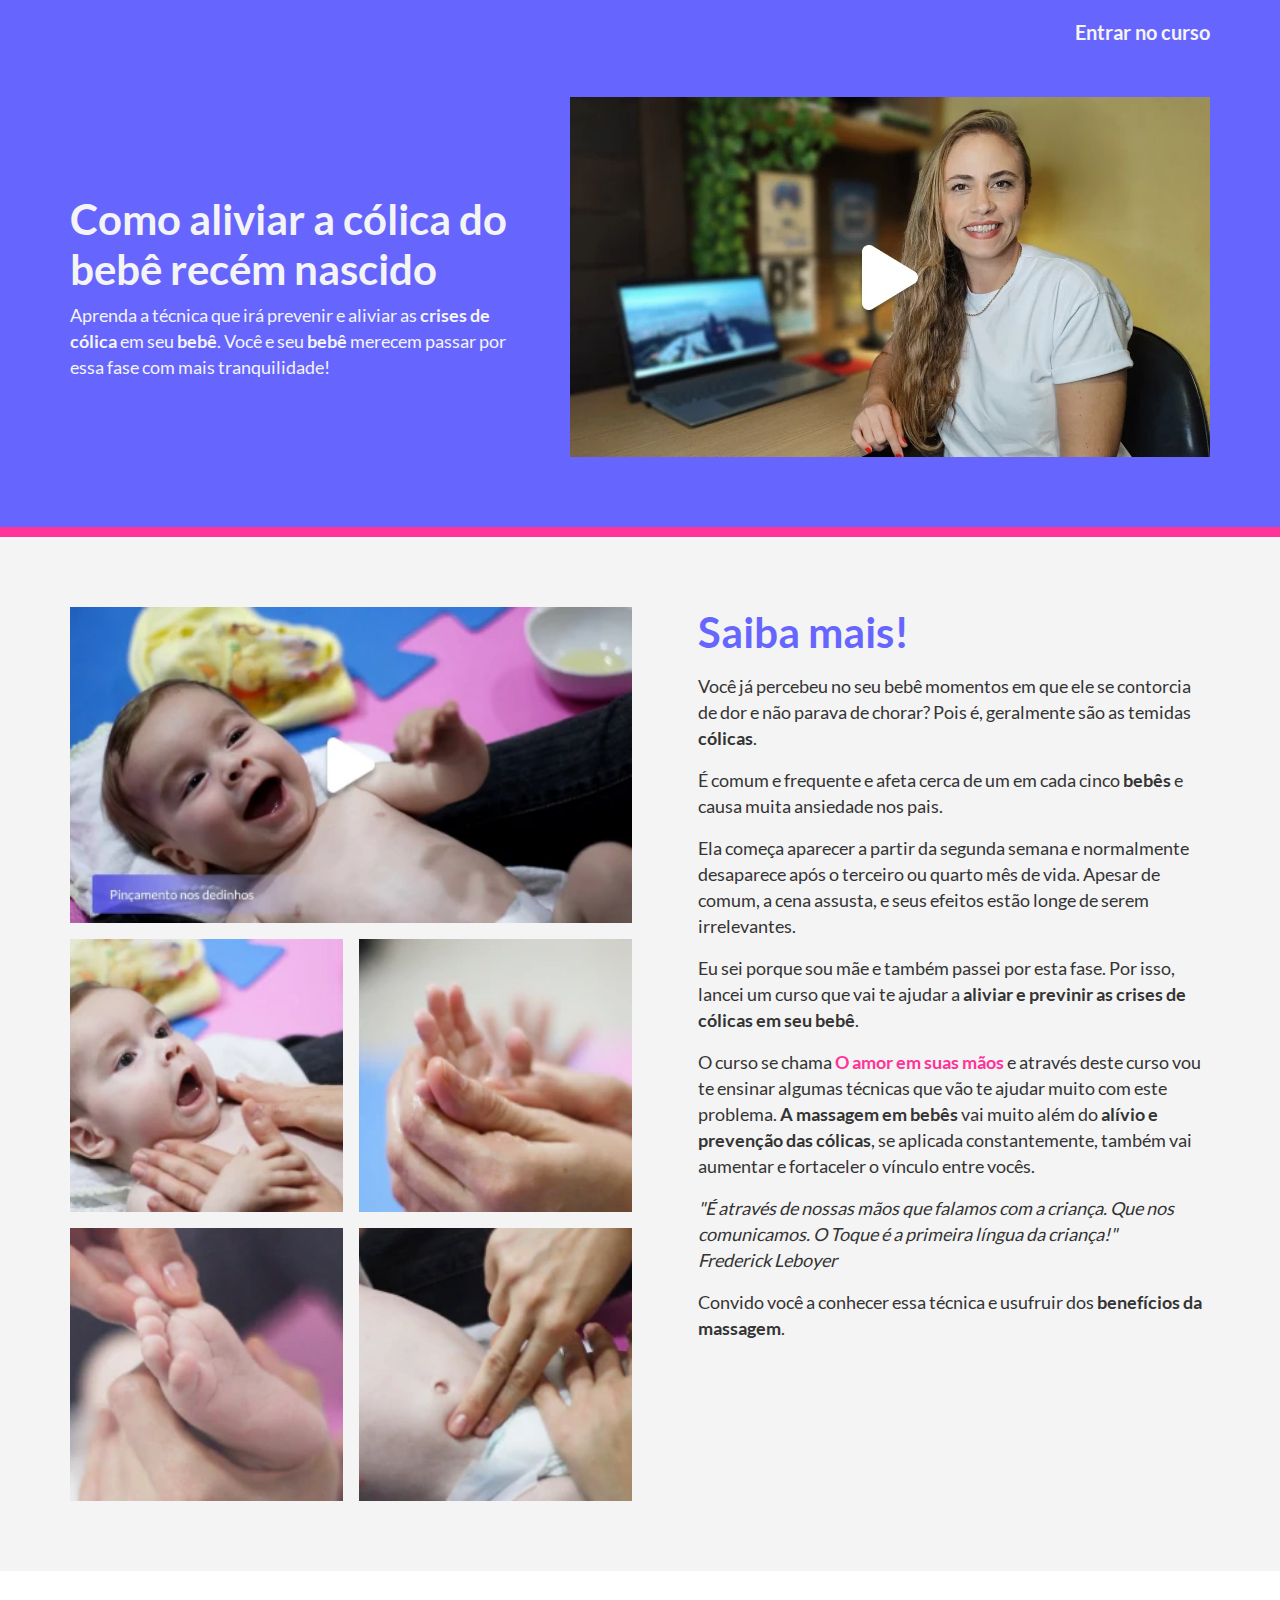
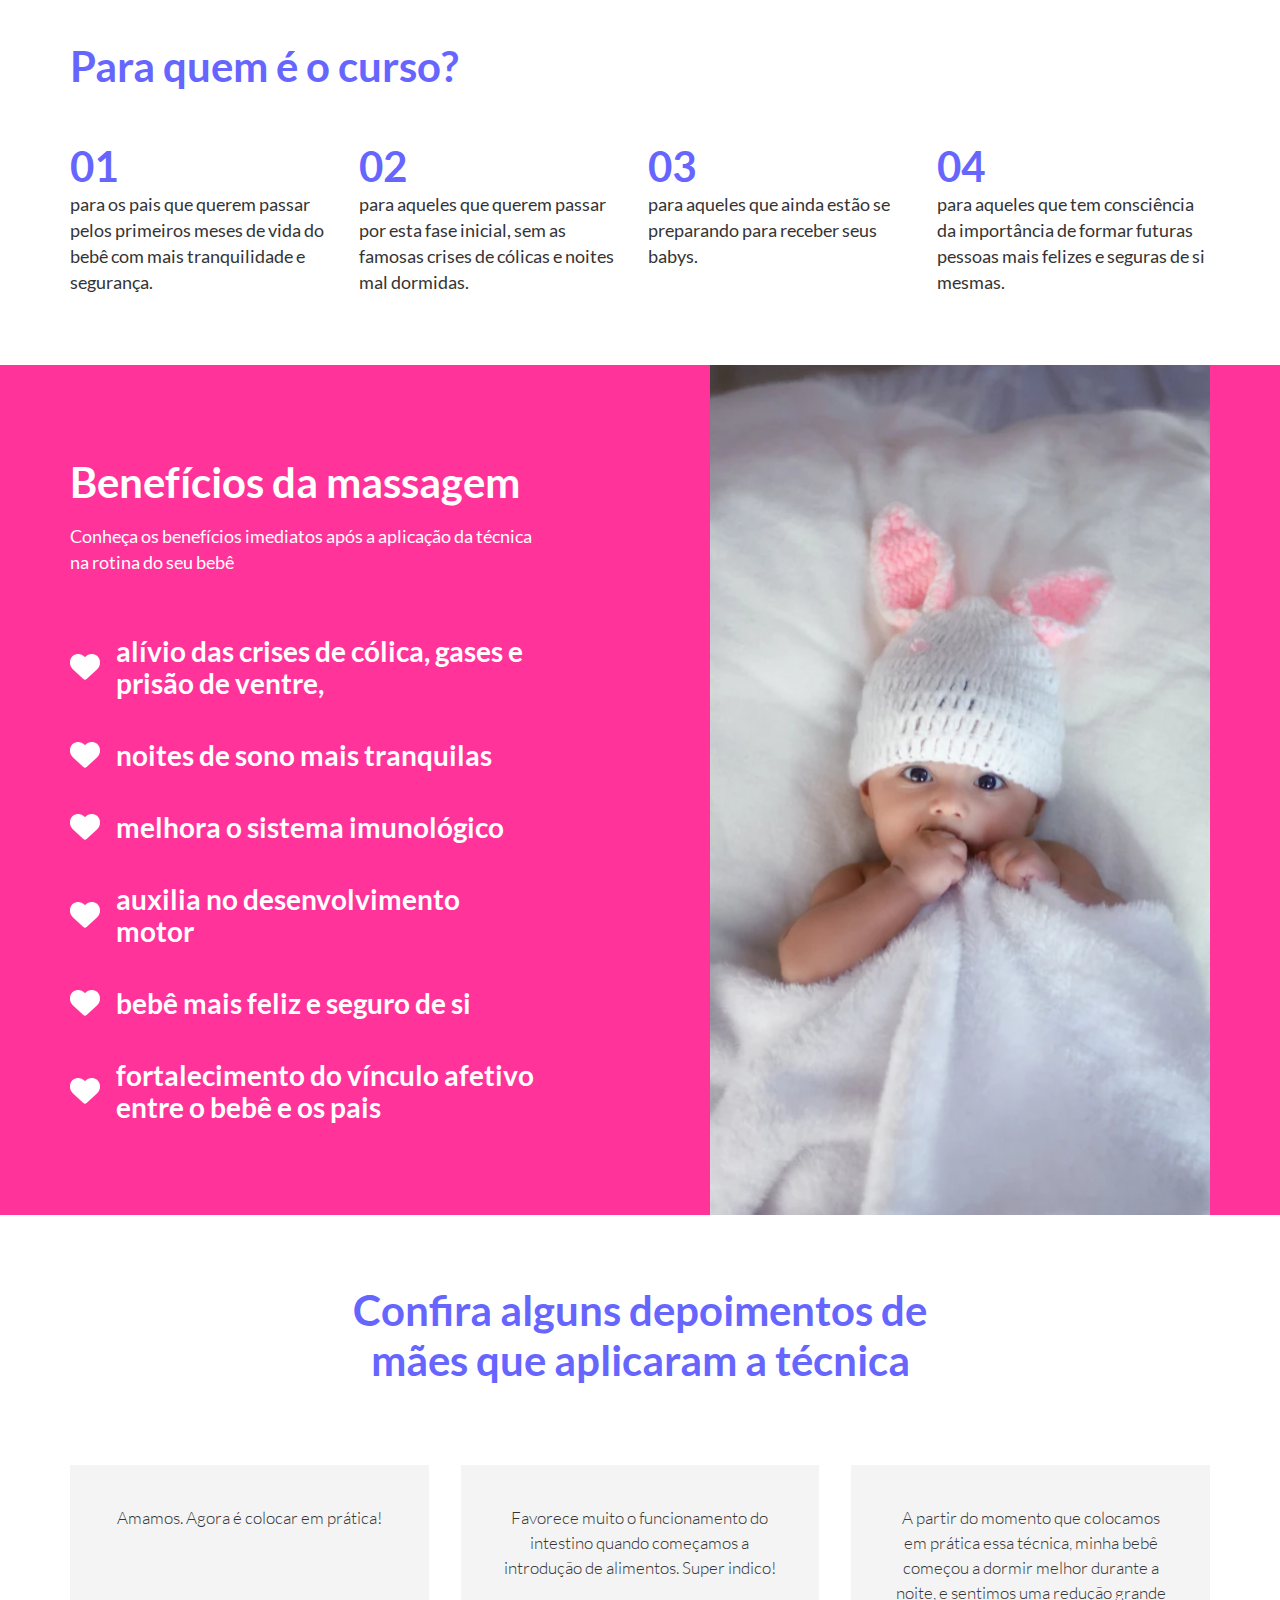
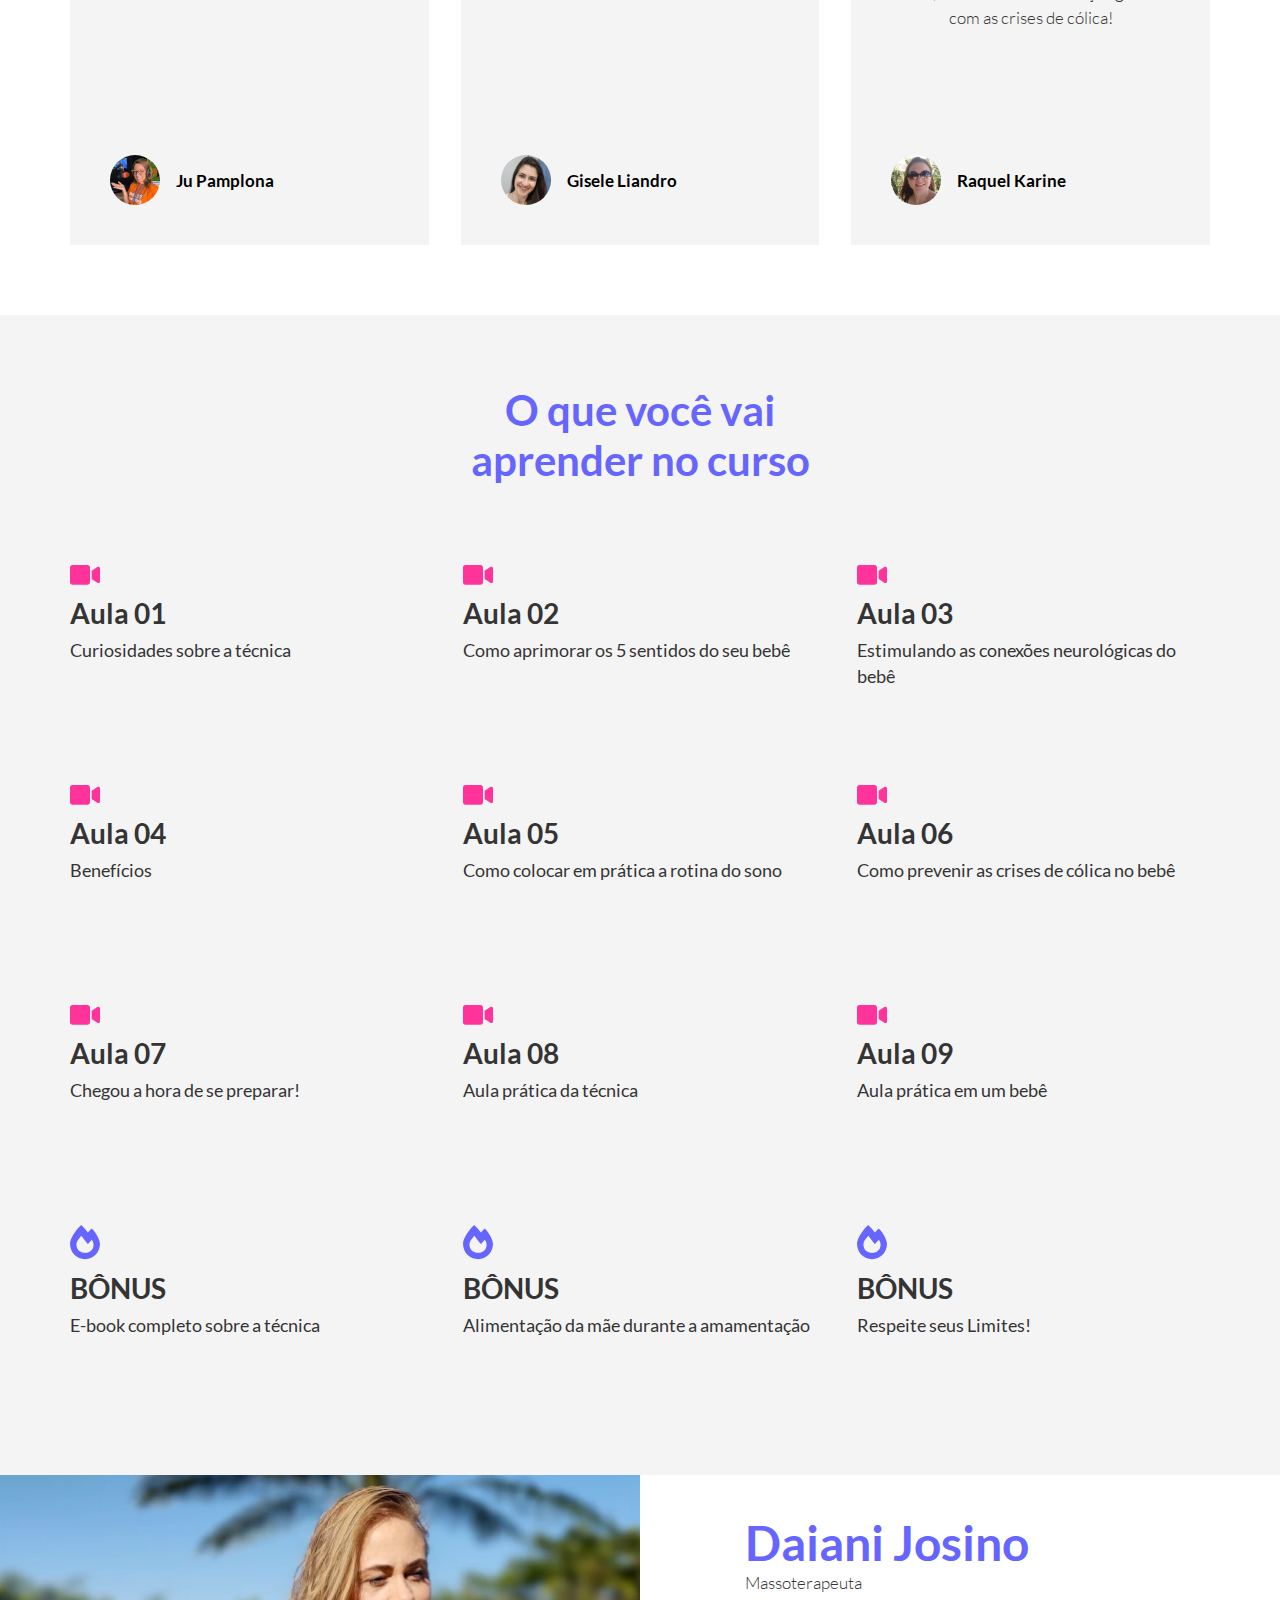
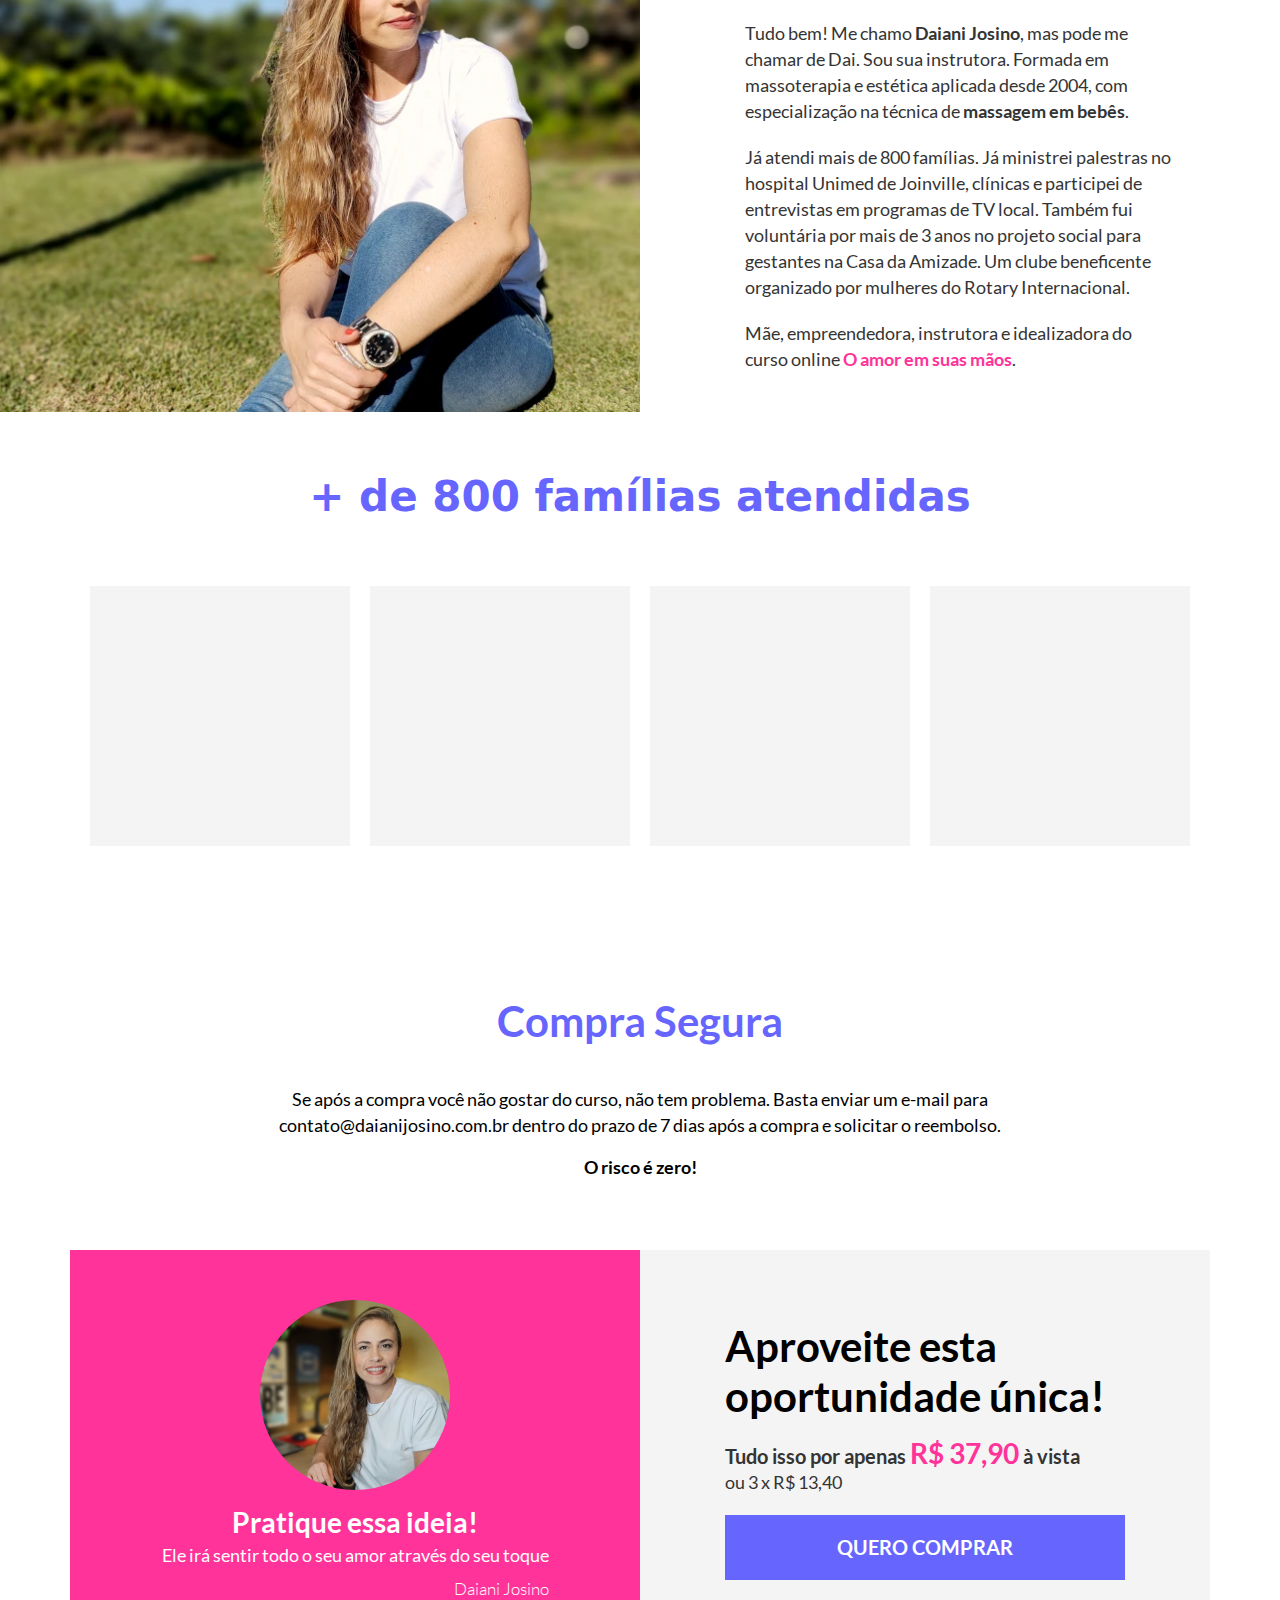
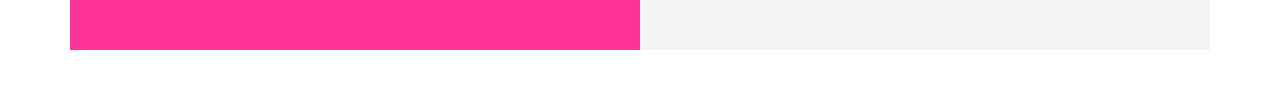
<file: src/como-aliviar-a-colica-do-bebe/index.html>
<!doctype html>
<html lang="pt-br">
<head>

    <meta charset="UTF-8">
    <meta http-equiv="content-language" content="pt-br">
    <meta name="viewport" content="width=device-width, user-scalable=no, initial-scale=1.0, maximum-scale=1.0, minimum-scale=1.0">
    <meta http-equiv="X-UA-Compatible" content="ie=edge">

    <!-- Metas padrão -->
    <meta name="description" content="Aprenda a técnica que irá prevenir e aliviar as crises de cólica em seu bebê">
    <meta name="keywords" content="crises de cólica,como aliviar a cólica do bebê,cólica no bebê,massagem no bebê,alívio das crises de cólica,curso de shantala,shantala O Amor em suas Mãos,Daiani Josino">
    <meta name="copyright" content="O amor em suas mãos" />
    <meta name="author" content="Ricardo Josino">
    <meta name="robots" content="index">

    <!-- Metas do Facebook-->
    <meta property="og:locale" content="pt_BR">
    <meta property="og:type" content="website">
    <meta property="og:title" content="Como aliviar a cólica do bebê">
    <meta property="og:description" content="Aprenda a técnica que irá prevenir e aliviar as crises de cólica em seu bebê">
    <meta property="og:url" content="https://cursos.daianijosino.com.br/como-aliviar-a-colica-do-bebe">
    <meta property="og:site_name" content="O amor em suas mãos">
    <meta property="og:image" content="https://cursos.daianijosino.com.br/como-aliviar-a-colica-do-bebe/asset/img/capa.jpg">
    <meta property="og:image:type" content="image/jpeg">
    <meta property="og:image:width" content="1200">
    <meta property="og:image:height" content="630">

    <!-- Metas do Twitter-->
    <meta name="twitter:card" content="summary">
    <meta name="twitter:title" content="Como aliviar a cólica do bebê">
    <meta name="twitter:description" content="Aprenda a técnica que irá prevenir e aliviar as crises de cólica em seu bebê">
    <meta name="twitter:site" content="O amor em suas mãos">
    <meta name="twitter:creator" content="Ricardo Josino">
    <meta name="twitter:domain" content="https://cursos.daianijosino.com.br/como-aliviar-a-colica-do-bebe">

    <link rel="icon" type="image/x-icon" href="asset/img/favicon.png">
    <link rel="stylesheet" href="asset/css/style.css?version=21">

    <title>Como aliviar a cólica do bebê</title>

</head>
<body>


<!-- Header -->
<header class="theme-section bg-color01 border-b-[10px] border-color02 pt-[20px] ">


    <div class="container max-w-screen-xl text-right mb-[50px]">
        <a class="theme-title-04 text-color04" target="_blank" href="https://dashboard.kiwify.com.br/courses">Entrar no curso</a>
    </div>


    <div class="container max-w-screen-xl lg:flex lg:flex-row lg:flex-nowrap lg:justify-start lg:items-center">

        <div class="w-full lg:w-1/2 ">

            <h1 class="theme-title-02 text-color04 mt-0 lg:mt-5 lg:max-w-[450px]" title="Como aliviar a cólica do bebê">Como aliviar a cólica do bebê recém nascido</h1>
            <p class="theme-text-01 text-color04 mt-2 lg:max-w-[450px]">
                Aprenda a técnica que irá prevenir e aliviar as <strong>crises de cólica</strong> em seu <strong>bebê</strong>. Você e seu <strong>bebê</strong> merecem passar por essa fase com mais tranquilidade!
            </p>

        </div>

        <div class="w-full my-5 md:flex md:flex-row lg:my-0 lg:w-1/2 lg:justify-end xl:w-[640px] xl:flex-shrink-0 " >

            <!-- Vídeo de venda -->
            <div id="video-venda" class="video w-full bg-color03">
                <a id="video-venda-click" href="#" title="Assistir vídeo sobre o curso">
                    <img class="w-full" src="asset/img/thumb-video-venda.webp" alt="Assistir vídeo sobre o curso">
                </a>
            </div>

        </div>

    </div>

</header>

<!-- Conheça a Shantala -->
<section id="conheca-a-shantala" class="theme-section bg-color04">

    <div class="container w-full max-w-screen-xl flex flex-col items-start lg:flex lg:flex-row lg:flex-nowrap gap-4">

        <div class="w-full order-2 grid grid-cols-2 gap-4 md:grid-cols-4 lg:order-1 lg:w-1/2 lg:grid-cols-2">

            <!-- vídeo -->
            <div id="video-conheca-shantala" class="relative bg-color03 w-full col-span-2 md:col-span-4 lg:col-span-2">
                <a id="video-conheca-shantala-click" href="#" title="Assistir vídeo sobre a técnica de masagem em bebê Shantala">
                    <img class="w-full" src="asset/img/video-sobre-shantala.webp" alt="Vídeo sobre Shantala">
                </a>
            </div>

            <img class="w-full" src="asset/img/galeria-01.webp" alt="Deslizamento no tórax" loading="lazy">

            <img class="w-full" src="asset/img/galeria-02.webp" alt="Deslizamento com os polegares" loading="lazy">

            <img class="w-full" src="asset/img/galeria-03.webp" alt="Pinçamento nos dedinhos" loading="lazy">

            <img class="w-full" src="asset/img/galeria-04.webp" alt="Movimento ao redor do umbigo" loading="lazy">


        </div>

        <div class="w-full order-1 lg:order-2 lg:w-1/2 xl:pl-[50px]">
            <h2 class="theme-title-02 text-color01 mb-4">Saiba mais!</h2>

            <div class="theme-text-01 text-color03 flex flex-col gap-4">

                <p>Você já percebeu no seu bebê momentos em que ele se contorcia de dor e não parava de chorar? Pois é, geralmente são as temidas <strong>cólicas</strong>.</p>

                <p>É comum e frequente e afeta cerca de um em cada cinco <strong>bebês</strong> e causa muita ansiedade nos pais.</p>

                <p>
                    Ela começa aparecer a partir da segunda semana e normalmente desaparece após o terceiro ou quarto mês de vida.
                    Apesar de comum, a cena assusta, e seus efeitos estão longe de serem irrelevantes.
                </p>

                <p>
                    Eu sei porque sou mãe e também passei por esta fase. Por isso, lancei um curso que vai te ajudar a <strong>aliviar e previnir as crises de cólicas em seu bebê</strong>.
                </p>

                <p>
                    O curso se chama <b class="text-color02">O amor em suas mãos</b> e através deste curso vou te ensinar algumas técnicas que vão te ajudar muito com este problema.
                    <strong>A massagem em bebês</strong> vai muito além do <strong>alívio e prevenção das cólicas</strong>, se aplicada constantemente, também vai aumentar e fortaceler o vínculo entre vocês.
                </p>

                <cite>
                    "É através de nossas mãos que falamos com a criança. Que nos comunicamos. O Toque é a primeira língua da criança!"
                    <br>
                    <span>Frederick Leboyer</span>
                </cite>

                <p>
                    Convido você a conhecer essa técnica e usufruir dos <strong>benefícios da massagem</strong>.
                </p>

            </div>

        </div>

    </div>

</section>

<!-- Para quem é o curso -->
<section class="theme-section bg-color06">

    <div class="container max-w-screen-xl">
        <h2 class="theme-title-02 text-color01">Para quem é o curso?</h2>

        <div class="relative mt-[50px] grid grid-cols-1 gap-10 lg:grid-cols-4 lg:gap-4">

            <div class="relative w-full">
                <h4 class="theme-title-02 text-color01">01</h4>
                <p class="theme-text-01 text-color03">para os pais que querem passar pelos primeiros meses de vida do bebê com mais tranquilidade e segurança.</p>
            </div>

            <div class="relative w-full">
                <h4 class="theme-title-02 text-color01">02</h4>
                <p class="theme-text-01 text-color03">para aqueles que querem passar por esta fase inicial, sem as famosas crises de cólicas e noites mal dormidas.</p>
            </div>

            <div class="relative w-full">
                <h4 class="theme-title-02 text-color01">03</h4>
                <p class="theme-text-01 text-color03">para aqueles que ainda estão se preparando para receber seus babys.</p>
            </div>

            <div class="relative w-full">
                <h4 class="theme-title-02 text-color01">04</h4>
                <p class="theme-text-01 text-color03">para aqueles que tem consciência da importância de formar futuras pessoas mais felizes e seguras de si mesmas.</p>
            </div>

        </div>

    </div>

</section>

<!-- Benefícios -->
<section class="relative bg-color02 w-full h-auto ">
    <div class="container max-w-screen-xl flex flex-row flex-nowrap justify-between xl:min-h-[850px] ">

        <div class="relative flex flex-col justify-center px-[20px] py-[30px] lg:w-1/2 xl:p-0 ">
            <h2 class="theme-title-02 text-color06">Benefícios da massagem</h2>
            <p class="theme-text-01 text-color06 mt-4 lg:max-w-[470px]">Conheça os benefícios imediatos após a aplicação da técnica na rotina do seu bebê</p>

            <!-- Lista de benefícios -->
            <div class="flex flex-col gap-10 mt-[60px] lg:max-w-[470px] ">

                <!-- item -->
                <div class="relative flex flex-row flex-nowrap justify-start items-center">

                    <div>
                        <svg class="mr-4" width="30" height="26" viewBox="0 0 30 26" fill="none" xmlns="http://www.w3.org/2000/svg">
                            <path fill="white" d="M0 8.71568V8.37584C0 4.28014 2.96016 0.786778 6.99609 0.114121C9.61523 -0.330605 12.3867 0.540098 14.2969 2.45318L15 3.15514L15.6504 2.45318C17.6133 0.540098 20.332 -0.330605 23.0039 0.114121C27.041 0.786778 30 4.28014 30 8.37584V8.71568C30 11.1473 28.9922 13.4735 27.2109 15.1317L16.623 25.0165C16.1836 25.4266 15.6035 25.6551 15 25.6551C14.3965 25.6551 13.8164 25.4266 13.377 25.0165L2.78848 15.1317C1.00957 13.4735 1.75781e-05 11.1473 1.75781e-05 8.71568H0Z" />
                        </svg>
                    </div>

                    <span class="theme-title-03 text-color06">alívio das crises de cólica, gases e prisão de ventre,</span>
                </div>

                <!-- item -->
                <div class="relative flex flex-row flex-nowrap justify-start items-center">

                    <div>
                        <svg class="mr-4" width="30" height="26" viewBox="0 0 30 26" fill="none" xmlns="http://www.w3.org/2000/svg">
                            <path fill="white" d="M0 8.71568V8.37584C0 4.28014 2.96016 0.786778 6.99609 0.114121C9.61523 -0.330605 12.3867 0.540098 14.2969 2.45318L15 3.15514L15.6504 2.45318C17.6133 0.540098 20.332 -0.330605 23.0039 0.114121C27.041 0.786778 30 4.28014 30 8.37584V8.71568C30 11.1473 28.9922 13.4735 27.2109 15.1317L16.623 25.0165C16.1836 25.4266 15.6035 25.6551 15 25.6551C14.3965 25.6551 13.8164 25.4266 13.377 25.0165L2.78848 15.1317C1.00957 13.4735 1.75781e-05 11.1473 1.75781e-05 8.71568H0Z" />
                        </svg>
                    </div>

                    <span class="theme-title-03 text-color06">noites de sono mais tranquilas</span>
                </div>

                <!-- item -->
                <div class="relative flex flex-row flex-nowrap justify-start items-center">

                    <div>
                        <svg class="mr-4" width="30" height="26" viewBox="0 0 30 26" fill="none" xmlns="http://www.w3.org/2000/svg">
                            <path fill="white" d="M0 8.71568V8.37584C0 4.28014 2.96016 0.786778 6.99609 0.114121C9.61523 -0.330605 12.3867 0.540098 14.2969 2.45318L15 3.15514L15.6504 2.45318C17.6133 0.540098 20.332 -0.330605 23.0039 0.114121C27.041 0.786778 30 4.28014 30 8.37584V8.71568C30 11.1473 28.9922 13.4735 27.2109 15.1317L16.623 25.0165C16.1836 25.4266 15.6035 25.6551 15 25.6551C14.3965 25.6551 13.8164 25.4266 13.377 25.0165L2.78848 15.1317C1.00957 13.4735 1.75781e-05 11.1473 1.75781e-05 8.71568H0Z" />
                        </svg>
                    </div>

                    <span class="theme-title-03 text-color06">melhora o sistema imunológico</span>
                </div>

                <!-- item -->
                <div class="relative flex flex-row flex-nowrap justify-start items-center">

                    <div>
                        <svg class="mr-4" width="30" height="26" viewBox="0 0 30 26" fill="none" xmlns="http://www.w3.org/2000/svg">
                            <path fill="white" d="M0 8.71568V8.37584C0 4.28014 2.96016 0.786778 6.99609 0.114121C9.61523 -0.330605 12.3867 0.540098 14.2969 2.45318L15 3.15514L15.6504 2.45318C17.6133 0.540098 20.332 -0.330605 23.0039 0.114121C27.041 0.786778 30 4.28014 30 8.37584V8.71568C30 11.1473 28.9922 13.4735 27.2109 15.1317L16.623 25.0165C16.1836 25.4266 15.6035 25.6551 15 25.6551C14.3965 25.6551 13.8164 25.4266 13.377 25.0165L2.78848 15.1317C1.00957 13.4735 1.75781e-05 11.1473 1.75781e-05 8.71568H0Z" />
                        </svg>
                    </div>

                    <span class="theme-title-03 text-color06">auxilia no desenvolvimento motor</span>
                </div>

                <!-- item -->
                <div class="relative flex flex-row flex-nowrap justify-start items-center">

                    <div>
                        <svg class="mr-4" width="30" height="26" viewBox="0 0 30 26" fill="none" xmlns="http://www.w3.org/2000/svg">
                            <path fill="white" d="M0 8.71568V8.37584C0 4.28014 2.96016 0.786778 6.99609 0.114121C9.61523 -0.330605 12.3867 0.540098 14.2969 2.45318L15 3.15514L15.6504 2.45318C17.6133 0.540098 20.332 -0.330605 23.0039 0.114121C27.041 0.786778 30 4.28014 30 8.37584V8.71568C30 11.1473 28.9922 13.4735 27.2109 15.1317L16.623 25.0165C16.1836 25.4266 15.6035 25.6551 15 25.6551C14.3965 25.6551 13.8164 25.4266 13.377 25.0165L2.78848 15.1317C1.00957 13.4735 1.75781e-05 11.1473 1.75781e-05 8.71568H0Z" />
                        </svg>
                    </div>

                    <span class="theme-title-03 text-color06">bebê mais feliz e seguro de si</span>
                </div>

                <!-- item -->
                <div class="relative flex flex-row flex-nowrap justify-start items-center">

                    <div>
                        <svg class="mr-4" width="30" height="26" viewBox="0 0 30 26" fill="none" xmlns="http://www.w3.org/2000/svg">
                            <path fill="white" d="M0 8.71568V8.37584C0 4.28014 2.96016 0.786778 6.99609 0.114121C9.61523 -0.330605 12.3867 0.540098 14.2969 2.45318L15 3.15514L15.6504 2.45318C17.6133 0.540098 20.332 -0.330605 23.0039 0.114121C27.041 0.786778 30 4.28014 30 8.37584V8.71568C30 11.1473 28.9922 13.4735 27.2109 15.1317L16.623 25.0165C16.1836 25.4266 15.6035 25.6551 15 25.6551C14.3965 25.6551 13.8164 25.4266 13.377 25.0165L2.78848 15.1317C1.00957 13.4735 1.75781e-05 11.1473 1.75781e-05 8.71568H0Z" />
                        </svg>
                    </div>

                    <span class="theme-title-03 text-color06">fortalecimento do vínculo afetivo entre o bebê e os pais</span>
                </div>

            </div>

        </div>

        <!-- Imagem dos beneficios da shantala -->
        <div class="hidden relative lg:flex lg:w-1/2 flex-shrink-0 bg-no-repeat bg-top bg-cover bg-[url('../img/beneficios-da-shantala.webp')] xl:w-[500px] " title="Benefícios da Shantala"></div>

    </div>
</section>


<!-- Depoimentos -->
<section class="theme-section bg-color06">
    <div class="container max-w-screen-xl">
        <h2 class="theme-title-02 max-w-[660px] text-color01 text-center mx-auto">Confira alguns depoimentos de mães que aplicaram a técnica</h2>

        <!-- Lista de comentários -->
        <div class="relative mt-10 grid grid-cols-1 gap-8 md:grid-cols-2 lg:grid-cols-3 lg:mt-20">

            <div class="relative flex flex-col justify-between bg-color04 p-10 gap-6 lg:min-h-[380px]">
                <p class="theme-text-02 text-color03 text-center">Amamos. Agora é colocar em prática!</p>

                <div class="relative flex flex-row flex-nowrap justify-start items-center">
                    <div class="relative rounded-full w-[50px] h-[50px] bg-color01 flex-shrink-0 mr-4 bg-top bg-no-repeat bg-cover bg-[url('../img/ju-pamplona.webp')] "></div>
                    <h4 class="theme-text-02 font-bold">Ju Pamplona</h4>
                </div>

            </div>

            <div class="relative flex flex-col justify-between bg-color04 p-10 gap-6 lg:min-h-[380px]">
                <p class="theme-text-02 text-color03 text-center">Favorece muito o funcionamento do intestino quando começamos a introdução de alimentos. Super indico!</p>

                <div class="relative flex flex-row flex-nowrap justify-start items-center">
                    <div class="relative rounded-full w-[50px] h-[50px] bg-color01 flex-shrink-0 mr-4  bg-top bg-no-repeat bg-cover bg-[url('../img/gisele.webp')]"></div>
                    <h4 class="theme-text-02 font-bold">Gisele Liandro</h4>
                </div>
            </div>

            <div class="relative flex flex-col justify-between bg-color04 p-10 gap-6 md:col-span-2 lg: lg:col-span-1 lg:min-h-[380px]">
                <p class="theme-text-02 text-color03 text-center">A partir do momento que colocamos em prática essa técnica, minha bebê começou a dormir melhor durante a noite, e sentimos uma redução grande com as crises de cólica!</p>

                <div class="relative flex flex-row flex-nowrap justify-start items-center">
                    <div class="relative rounded-full w-[50px] h-[50px] bg-color01 flex-shrink-0 mr-4  bg-top bg-no-repeat bg-cover bg-[url('../img/raquel.webp')]"></div>
                    <h4 class="theme-text-02 font-bold">Raquel Karine</h4>
                </div>
            </div>

        </div>

    </div>
</section>

<!-- O curso -->
<section class="theme-section bg-color04">
    <div class="container max-w-screen-xl">
        <h2 class="theme-title-02 text-color01 text-center w-full mx-auto md:max-w-[375px]">O que você vai aprender no curso</h2>

        <!-- Lista de capítulos -->
        <div class="relative mt-20 grid grid-cols-2 gap-5 lg:grid-cols-3 lg:gap-10">

            <!-- Aula 01 -->
            <div class="relative min-h-[180px]">
                <div>
                    <svg width="30" height="20" viewBox="0 0 30 20" fill="none" xmlns="http://www.w3.org/2000/svg">
                        <path fill="#FF3399" d="M20 2.46305V17.2414C20 18.6017 18.8807 19.7044 17.5 19.7044H2.5C1.11927 19.7044 0 18.6017 0 17.2414V2.46305C0 1.10273 1.11927 0 2.5 0H17.5C18.8802 0 20 1.10273 20 2.46305ZM30 3.25842V16.4409C30 17.7494 28.4807 18.5134 27.3755 17.7643L21.6667 13.8906V5.81383L27.375 1.93658C28.4844 1.18688 30 1.95505 30 3.25842Z" />
                    </svg>
                </div>

                <h2 class="theme-title-03 text-color03 mt-3">Aula 01</h2>
                <p class="theme-text-01 text-color03 mt-2">Curiosidades sobre a técnica</p>

            </div>

            <!-- Aula 02 -->
            <div class="relative min-h-[180px]">
                <div>
                    <svg width="30" height="20" viewBox="0 0 30 20" fill="none" xmlns="http://www.w3.org/2000/svg">
                        <path fill="#FF3399" d="M20 2.46305V17.2414C20 18.6017 18.8807 19.7044 17.5 19.7044H2.5C1.11927 19.7044 0 18.6017 0 17.2414V2.46305C0 1.10273 1.11927 0 2.5 0H17.5C18.8802 0 20 1.10273 20 2.46305ZM30 3.25842V16.4409C30 17.7494 28.4807 18.5134 27.3755 17.7643L21.6667 13.8906V5.81383L27.375 1.93658C28.4844 1.18688 30 1.95505 30 3.25842Z" />
                    </svg>
                </div>

                <h2 class="theme-title-03 text-color03 mt-3">Aula 02</h2>
                <p class="theme-text-01 text-color03 mt-2">Como aprimorar os 5 sentidos do seu bebê</p>

            </div>

            <!-- Aula 03 -->
            <div class="relative min-h-[180px]">
                <div>
                    <svg width="30" height="20" viewBox="0 0 30 20" fill="none" xmlns="http://www.w3.org/2000/svg">
                        <path fill="#FF3399" d="M20 2.46305V17.2414C20 18.6017 18.8807 19.7044 17.5 19.7044H2.5C1.11927 19.7044 0 18.6017 0 17.2414V2.46305C0 1.10273 1.11927 0 2.5 0H17.5C18.8802 0 20 1.10273 20 2.46305ZM30 3.25842V16.4409C30 17.7494 28.4807 18.5134 27.3755 17.7643L21.6667 13.8906V5.81383L27.375 1.93658C28.4844 1.18688 30 1.95505 30 3.25842Z" />
                    </svg>
                </div>

                <h2 class="theme-title-03 text-color03 mt-3">Aula 03</h2>
                <p class="theme-text-01 text-color03 mt-2">Estimulando as conexões neurológicas do bebê</p>

            </div>

            <!-- Aula 04 -->
            <div class="relative min-h-[180px]">
                <div>
                    <svg width="30" height="20" viewBox="0 0 30 20" fill="none" xmlns="http://www.w3.org/2000/svg">
                        <path fill="#FF3399" d="M20 2.46305V17.2414C20 18.6017 18.8807 19.7044 17.5 19.7044H2.5C1.11927 19.7044 0 18.6017 0 17.2414V2.46305C0 1.10273 1.11927 0 2.5 0H17.5C18.8802 0 20 1.10273 20 2.46305ZM30 3.25842V16.4409C30 17.7494 28.4807 18.5134 27.3755 17.7643L21.6667 13.8906V5.81383L27.375 1.93658C28.4844 1.18688 30 1.95505 30 3.25842Z" />
                    </svg>
                </div>

                <h2 class="theme-title-03 text-color03 mt-3">Aula 04</h2>
                <p class="theme-text-01 text-color03 mt-2">Benefícios</p>

            </div>


            <!-- Aula 05 -->
            <div class="relative min-h-[180px]">
                <div>
                    <svg width="30" height="20" viewBox="0 0 30 20" fill="none" xmlns="http://www.w3.org/2000/svg">
                        <path fill="#FF3399" d="M20 2.46305V17.2414C20 18.6017 18.8807 19.7044 17.5 19.7044H2.5C1.11927 19.7044 0 18.6017 0 17.2414V2.46305C0 1.10273 1.11927 0 2.5 0H17.5C18.8802 0 20 1.10273 20 2.46305ZM30 3.25842V16.4409C30 17.7494 28.4807 18.5134 27.3755 17.7643L21.6667 13.8906V5.81383L27.375 1.93658C28.4844 1.18688 30 1.95505 30 3.25842Z" />
                    </svg>
                </div>

                <h2 class="theme-title-03 text-color03 mt-3">Aula 05</h2>
                <p class="theme-text-01 text-color03 mt-2">Como colocar em prática a rotina do sono</p>

            </div>

            <!-- Aula 06 -->
            <div class="relative min-h-[180px]">
                <div>
                    <svg width="30" height="20" viewBox="0 0 30 20" fill="none" xmlns="http://www.w3.org/2000/svg">
                        <path fill="#FF3399" d="M20 2.46305V17.2414C20 18.6017 18.8807 19.7044 17.5 19.7044H2.5C1.11927 19.7044 0 18.6017 0 17.2414V2.46305C0 1.10273 1.11927 0 2.5 0H17.5C18.8802 0 20 1.10273 20 2.46305ZM30 3.25842V16.4409C30 17.7494 28.4807 18.5134 27.3755 17.7643L21.6667 13.8906V5.81383L27.375 1.93658C28.4844 1.18688 30 1.95505 30 3.25842Z" />
                    </svg>
                </div>

                <h2 class="theme-title-03 text-color03 mt-3">Aula 06</h2>
                <p class="theme-text-01 text-color03 mt-2">Como prevenir as crises de cólica no bebê</p>

            </div>


            <!-- Aula 07 -->
            <div class="relative min-h-[180px]">
                <div>
                    <svg width="30" height="20" viewBox="0 0 30 20" fill="none" xmlns="http://www.w3.org/2000/svg">
                        <path fill="#FF3399" d="M20 2.46305V17.2414C20 18.6017 18.8807 19.7044 17.5 19.7044H2.5C1.11927 19.7044 0 18.6017 0 17.2414V2.46305C0 1.10273 1.11927 0 2.5 0H17.5C18.8802 0 20 1.10273 20 2.46305ZM30 3.25842V16.4409C30 17.7494 28.4807 18.5134 27.3755 17.7643L21.6667 13.8906V5.81383L27.375 1.93658C28.4844 1.18688 30 1.95505 30 3.25842Z" />
                    </svg>
                </div>

                <h2 class="theme-title-03 text-color03 mt-3">Aula 07</h2>
                <p class="theme-text-01 text-color03 mt-2">Chegou a hora de se preparar!</p>

            </div>


            <!-- Aula 08 -->
            <div class="relative min-h-[180px]">
                <div>
                    <svg width="30" height="20" viewBox="0 0 30 20" fill="none" xmlns="http://www.w3.org/2000/svg">
                        <path fill="#FF3399" d="M20 2.46305V17.2414C20 18.6017 18.8807 19.7044 17.5 19.7044H2.5C1.11927 19.7044 0 18.6017 0 17.2414V2.46305C0 1.10273 1.11927 0 2.5 0H17.5C18.8802 0 20 1.10273 20 2.46305ZM30 3.25842V16.4409C30 17.7494 28.4807 18.5134 27.3755 17.7643L21.6667 13.8906V5.81383L27.375 1.93658C28.4844 1.18688 30 1.95505 30 3.25842Z" />
                    </svg>
                </div>

                <h2 class="theme-title-03 text-color03 mt-3">Aula 08</h2>
                <p class="theme-text-01 text-color03 mt-2">Aula prática da técnica</p>

            </div>


            <!-- Aula 09 -->
            <div class="relative min-h-[180px]">
                <div>
                    <svg width="30" height="20" viewBox="0 0 30 20" fill="none" xmlns="http://www.w3.org/2000/svg">
                        <path fill="#FF3399" d="M20 2.46305V17.2414C20 18.6017 18.8807 19.7044 17.5 19.7044H2.5C1.11927 19.7044 0 18.6017 0 17.2414V2.46305C0 1.10273 1.11927 0 2.5 0H17.5C18.8802 0 20 1.10273 20 2.46305ZM30 3.25842V16.4409C30 17.7494 28.4807 18.5134 27.3755 17.7643L21.6667 13.8906V5.81383L27.375 1.93658C28.4844 1.18688 30 1.95505 30 3.25842Z" />
                    </svg>
                </div>

                <h2 class="theme-title-03 text-color03 mt-3">Aula 09</h2>
                <p class="theme-text-01 text-color03 mt-2">Aula prática em um bebê</p>

            </div>


            <!-- Bonus -->
            <div class="relative min-h-[180px]">
                <div>
                    <svg width="30" height="35" viewBox="0 0 30 35" fill="none" xmlns="http://www.w3.org/2000/svg">
                        <path fill="#6666FF" d="M21.6629 3.43192C20.2768 4.72098 19.0179 6.07701 17.9062 7.43973C16.0781 4.92991 13.808 2.37723 11.25 0C4.67076 6.10179 0 14.0625 0 18.8571C0 27.3817 6.70982 34.2857 15 34.2857C23.2902 34.2857 30 27.3817 30 18.8571C30 15.2946 26.5179 7.93527 21.6629 3.43192ZM20.3638 26.2433C18.9107 27.2545 17.1295 27.8571 15.1942 27.8571C10.3641 27.8571 6.42857 24.6609 6.42857 19.4732C6.42857 16.8864 8.05179 14.6089 11.2996 10.7143C11.7683 11.25 17.921 19.1116 17.921 19.1116L21.8471 14.633C22.1233 15.085 22.3739 15.5384 22.5998 15.9656C24.4353 19.4598 23.6652 23.933 20.3638 26.2433Z" />
                    </svg>

                </div>

                <h2 class="theme-title-03 text-color03 mt-3">BÔNUS</h2>
                <p class="theme-text-01 text-color03 mt-2">E-book completo sobre a técnica</p>

            </div>


            <!-- Bonus -->
            <div class="relative min-h-[180px]">
                <div>
                    <svg width="30" height="35" viewBox="0 0 30 35" fill="none" xmlns="http://www.w3.org/2000/svg">
                        <path fill="#6666FF" d="M21.6629 3.43192C20.2768 4.72098 19.0179 6.07701 17.9062 7.43973C16.0781 4.92991 13.808 2.37723 11.25 0C4.67076 6.10179 0 14.0625 0 18.8571C0 27.3817 6.70982 34.2857 15 34.2857C23.2902 34.2857 30 27.3817 30 18.8571C30 15.2946 26.5179 7.93527 21.6629 3.43192ZM20.3638 26.2433C18.9107 27.2545 17.1295 27.8571 15.1942 27.8571C10.3641 27.8571 6.42857 24.6609 6.42857 19.4732C6.42857 16.8864 8.05179 14.6089 11.2996 10.7143C11.7683 11.25 17.921 19.1116 17.921 19.1116L21.8471 14.633C22.1233 15.085 22.3739 15.5384 22.5998 15.9656C24.4353 19.4598 23.6652 23.933 20.3638 26.2433Z" />
                    </svg>

                </div>

                <h2 class="theme-title-03 text-color03 mt-3">BÔNUS</h2>
                <p class="theme-text-01 text-color03 mt-2">Alimentação da mãe durante a amamentação</p>

            </div>


            <!-- Bonus -->
            <div class="relative min-h-[180px]">
                <div>
                    <svg width="30" height="35" viewBox="0 0 30 35" fill="none" xmlns="http://www.w3.org/2000/svg">
                        <path fill="#6666FF" d="M21.6629 3.43192C20.2768 4.72098 19.0179 6.07701 17.9062 7.43973C16.0781 4.92991 13.808 2.37723 11.25 0C4.67076 6.10179 0 14.0625 0 18.8571C0 27.3817 6.70982 34.2857 15 34.2857C23.2902 34.2857 30 27.3817 30 18.8571C30 15.2946 26.5179 7.93527 21.6629 3.43192ZM20.3638 26.2433C18.9107 27.2545 17.1295 27.8571 15.1942 27.8571C10.3641 27.8571 6.42857 24.6609 6.42857 19.4732C6.42857 16.8864 8.05179 14.6089 11.2996 10.7143C11.7683 11.25 17.921 19.1116 17.921 19.1116L21.8471 14.633C22.1233 15.085 22.3739 15.5384 22.5998 15.9656C24.4353 19.4598 23.6652 23.933 20.3638 26.2433Z" />
                    </svg>

                </div>

                <h2 class="theme-title-03 text-color03 mt-3">BÔNUS</h2>
                <p class="theme-text-01 text-color03 mt-2">Respeite seus Limites!</p>

            </div>



        </div>

    </div>
</section>


<!-- Bio Daiani Josino -->
<section class="relative grid grid-cols-1 lg:grid-cols-2">

    <!-- Foto -->
    <div class="relative bg-color04 w-full min-h-[300px] bg-top bg-no-repeat bg-cover bg-[url('../img/lp-profile.webp')] md:min-h-[450px] lg:min-h-[500px] 2xl:min-h-[600px] " title="Daiani Josino">

    </div>

    <!-- Texto -->
    <div class="relative flex flex-col p-10 justify-center items-center">

        <div class="relative w-full xl:max-w-[430px]">

            <h2 class="theme-title-01 text-color01">Daiani Josino</h2>
            <span class="theme-text-02 text-color03">Massoterapeuta</span>


            <div class="flex flex-col gap-5 mt-6">
                <p class="theme-text-01 text-color03">

                    Tudo bem! Me chamo <b>Daiani Josino</b>, mas pode me chamar de Dai. Sou sua instrutora.
                    Formada em massoterapia e estética aplicada desde 2004, com especialização na técnica de <strong>massagem em bebês</strong>.

                </p>

                <p class="theme-text-01 text-color03">

                    Já atendi mais de 800 famílias. Já ministrei palestras no hospital Unimed de Joinville, clínicas e participei de entrevistas em programas de TV local.
                    Também fui voluntária por mais de 3 anos no projeto social para gestantes na Casa da Amizade. Um clube beneficente organizado por mulheres do Rotary Internacional.

                </p>

                <p class="theme-text-01 text-color03">
                    Mãe, empreendedora, instrutora e idealizadora do curso online <b class="text-color02">O amor em suas mãos</b>.
                </p>

            </div>

        </div>

    </div>

</section>


<!-- Prova social-->
<section class="relative bg-gray-300 py-[20px] md:py-[30px] xl:py-[40px]">

    <div class="relative container max-w-screen-xl p-[20px]">

        <h2 class="font-bold text-[24px] leading-[30px] text-center text-color01 sm:text-[28px] sm:leading-[34px] md:text-[32px] md:leading-[38px] lg:text-[36px] lg:leading-[42px] xl:text-[42px] xl:leading-[50px]">+ de 800 famílias atendidas</h2>


        <!-- Galeria-->
        <div class="relative grid grid-cols-2 md:grid-cols-4 gap-5 mt-10 lg:mt-16">

            <div class="relative bg-color04 aspect-square"><img class="w-full" src="asset/img/galeria/foto-01.webp" alt="Prática da Shantala foto 1" loading="lazy"></div>
            <div class="relative bg-color04 aspect-square"><img class="w-full" src="asset/img/galeria/foto-02.webp" alt="Prática da Shantala foto 2" loading="lazy"></div>
            <div class="relative bg-color04 aspect-square"><img class="w-full" src="asset/img/galeria/foto-03.webp" alt="Prática da Shantala foto 3" loading="lazy"></div>
            <div class="relative bg-color04 aspect-square"><img class="w-full" src="asset/img/galeria/foto-04.webp" alt="Prática da Shantala foto 4" loading="lazy"></div>
            <div class="relative bg-color04 col-span-2"><img class="w-full" src="asset/img/galeria/foto-05.webp" alt="Prática da Shantala foto 5" loading="lazy"></div>
            <div class="relative bg-color04 col-span-2"><img class="w-full" src="asset/img/galeria/foto-06.webp" alt="Prática da Shantala foto 6" loading="lazy"></div>

        </div>

    </div>

</section>

<!-- Garantia -->
<section class="theme-section bg-color06">
    <div class="container max-w-screen-xl">
        <h2 class="theme-title-02 text-color01 text-center">Compra Segura</h2>

        <div class="flex flex-col gap-4 mt-10 w-full max-w-[900px] mx-auto">

            <p class="theme-text-01 text-center">
                Se após a compra você não gostar do curso, não tem problema. Basta enviar um e-mail para contato@daianijosino.com.br dentro do prazo de 7 dias após a compra e solicitar o reembolso.
            </p>

            <p class="theme-text-01 text-center"><b>O risco é zero!</b></p>

        </div>
    </div>
</section>

<!-- Comprar -->
<section id="comprar" class="relative mb-10">
    <div class="container w-full max-w-screen-xl mx-auto grid grid-cols-1 md:grid-cols-2">
        <div class="relative bg-color02 w-full  p-12 flex flex-col justify-center items-center lg:min-h-[400px]">

            <div class="relative rounded-full w-[190px] h-[190px]  bg-color04 bg-top bg-no-repeat bg-cover bg-[url('../img/profile-4-4.webp')]">

            </div>

            <h3 class="theme-title-03 text-color06 text-center mt-4">Pratique essa ideia!</h3>
            <p class="theme-text-01 text-color06 text-center mt-1">
                Ele irá sentir todo o seu amor através do seu toque
                <span class="relative block theme-text-02 w-full text-color06 text-right mt-2">Daiani Josino</span>
            </p>


        </div>

        <div class="relative bg-color04 p-12 w-full flex flex-col justify-center items-center md:p-4 lg:min-h-[400px] lg:p-0">

            <div class="relative w-full max-w-[400px]">

                <h3 class="theme-title-02">Aproveite esta oportunidade única!</h3>

                <h2 class="theme-title-04 text-color03 my-4">
                    Tudo isso por apenas <span class="theme-title-03 text-color02 font-bold">R$ 37,90</span> à vista
                    <br>
                    <span class="theme-text-01 text-color03">ou 3 x R$ 13,40</span>
                </h2>

                <a class="relative bg-color01 text-color06 theme-title-04 mt-5 flex flex-row flex-nowrap justify-center items-center w-full h-[65px]" href="https://pay.kiwify.com.br/QVKIFoJ">QUERO COMPRAR</a>

            </div>

        </div>

    </div>
</section>


<script src="asset/js/script.js"></script>

<!-- Google analytics (gtag.js) -->
<script async src="https://www.googletagmanager.com/gtag/js?id=G-ZS2R50SJ1Y"></script>

<script>
    window.dataLayer = window.dataLayer || [];
    function gtag(){dataLayer.push(arguments);}
    gtag('js', new Date());

    gtag('config', 'G-ZS2R50SJ1Y');
</script>




</body>
</html>
</file>
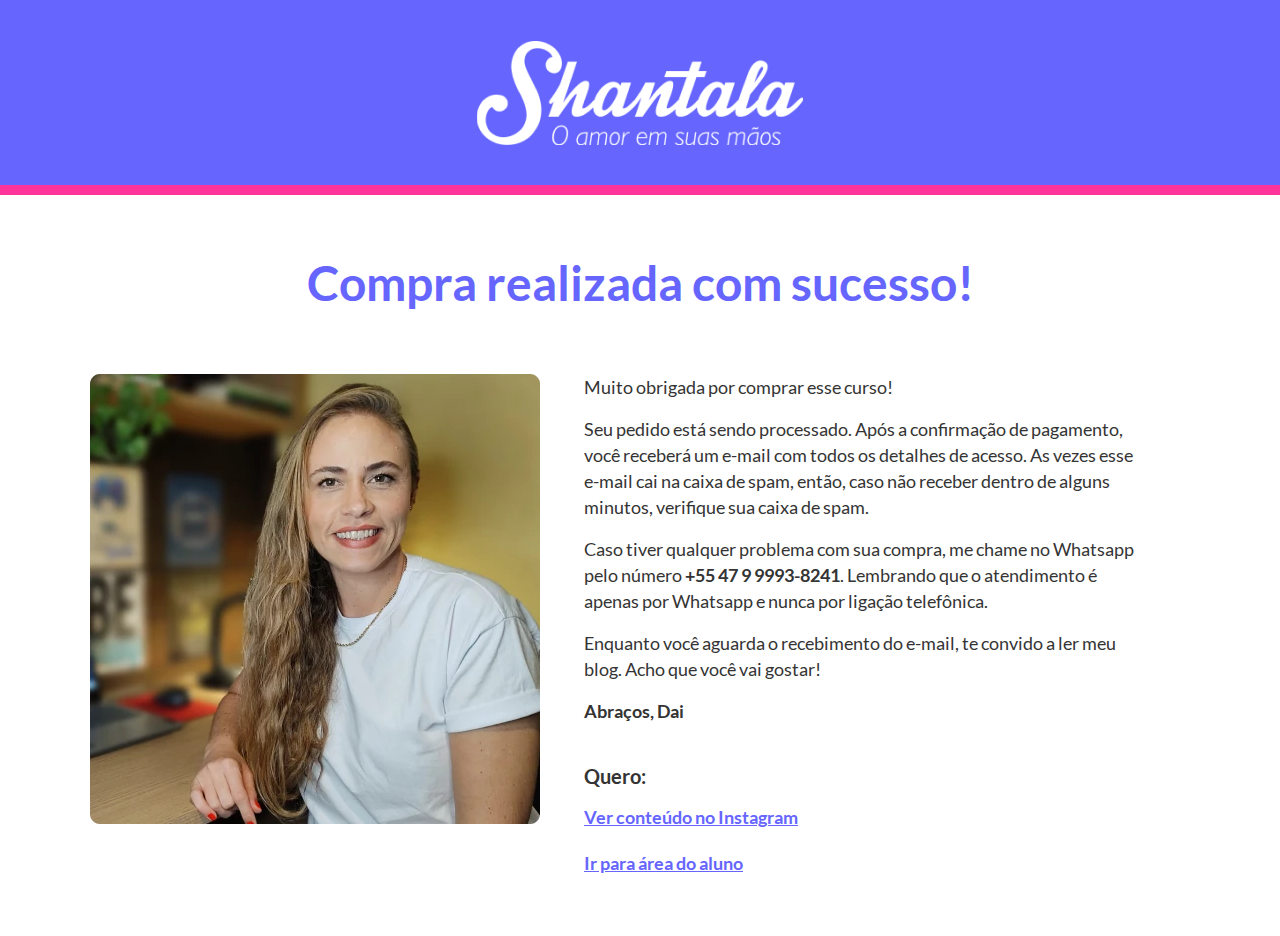
<file: src/como-aliviar-a-colica-do-bebe/compra-realizada/index.html>
<!DOCTYPE html>
    <html lang="pt-br">
    <head>
        <meta charset="UTF-8">
        <meta http-equiv="content-language" content="pt-br">
        <meta name="viewport" content="width=device-width, user-scalable=no, initial-scale=1.0, maximum-scale=1.0, minimum-scale=1.0">
        <meta http-equiv="X-UA-Compatible" content="ie=edge">
        <link rel="stylesheet" href="../asset/css/style.css?v=3">
        <title>Compra aprovada</title>

        <!-- Global site tag (gtag.js) - Google Ads: AW-373365464 -->
        <script async src="https://www.googletagmanager.com/gtag/js?id=AW-373365464"></script>
        <script>
            window.dataLayer = window.dataLayer || [];
            function gtag(){dataLayer.push(arguments);}
            gtag('js', new Date());

            gtag('config', 'AW-373365464');
        </script>

    </head>
    <body class="font-lato">

        <header class="relative w-full  bg-color01 border-b-[10px] border-color02">
                
            <div class="relative container max-w-screen-xl h-[100px] box-border p-[20px] flex flex-row justify-center items-center lg:h-[185px]">

                <img class="max-w-[150px] lg:max-w-none" src="../asset/img/shantala-o-amor-em-suas-maos.webp" alt="Shantala o amor em suas mãos">

            </div>

        </header>


        <!-- Bloco de seção-->
        <section class="relative bg-gray-300 py-[20px] md:py-[30px] xl:py-[40px]">

            <div class="relative container max-w-screen-xl p-[20px]">
                
                <h1 class="font-bold text-[26px] leading-[33px] text-center text-color01 sm:text-[30px] sm:leading-[37px] md:text-[34px] md:leading-[41px] lg:text-[38px] lg:leading-[45px] xl:text-[48px] xl:leading-[55px]" >Compra realizada com sucesso!</h1>


                <div class="relative flex flex-col mt-5 md:flex-row md:flex-nowrap md:mt-16">

                    <!-- Foto-->
                    <div class="relative w-full md:w-[250px] md:shrink-0 lg:w-[450px] ">
                        <img class="w-full" src="../asset/img/daiani-josino-foto-perfil.webp" alt="Daiani Josino">
                    </div>

                    <div class="relative w-full p-5 flex flex-col gap-4 font-normal text-[16px] leading-[24px] text-color03 md:text-[17px] md:leading-[25px] md:p-0 md:pl-7 lg:text-[18px] lg:leading-[26px] lg:px-10 lg:pl-11">

                        <p>
                            Muito obrigada por comprar esse curso! 
                        </p>

                        <p>
                            Seu pedido está sendo processado. Após a confirmação de pagamento, você receberá um e-mail com todos os detalhes de acesso. 
                            As vezes esse e-mail cai na caixa de spam, então, caso não receber dentro de alguns minutos, verifique sua caixa de spam.
                        </p>

                        <p>
                            Caso tiver qualquer problema com sua compra, me chame no Whatsapp pelo número <b>+55 47 9 9993-8241</b>.
                            Lembrando que o atendimento é apenas por Whatsapp e nunca por ligação telefônica.
                        </p>

                        <p>
                            Enquanto você aguarda o recebimento do e-mail, te convido a ler meu blog. Acho que você vai gostar!
                        </p>

                        <p><b>Abraços, Dai</b></p>

                        <h3 class="font-bold text-[16px] leading-[20px] sm:text-[16px] mt-6 sm:leading-[20px] md:text-[17px] md:leading-[21px] lg:text-[18px] lg:leading-[22px] xl:text-[20px] xl:leading-[24px] text-color03">Quero:</h3>

                         <!-- Botões-->
                        <div class="relative flex flex-col gap-5" >

                            <a class="font-normal text-[16px] leading-[24px] md:text-[17px] md:leading-[25px] lg:text-[18px] lg:leading-[26px] text-color01 underline" href="https://www.instagram.com/daianijosinoshantala"><b>Ver conteúdo no Instagram</b></a>
                            <a class="font-normal text-[16px] leading-[24px] md:text-[17px] md:leading-[25px] lg:text-[18px] lg:leading-[26px] text-color01 underline" href="https://o-amor-em-suas-maos.club.hotmart.com"><b>Ir para área do aluno</b></a>
                            

                        </div>

                    </div>
                   
                    
                </div>


            </div>


            
        </section>

        
    </body>
</html>
</file>
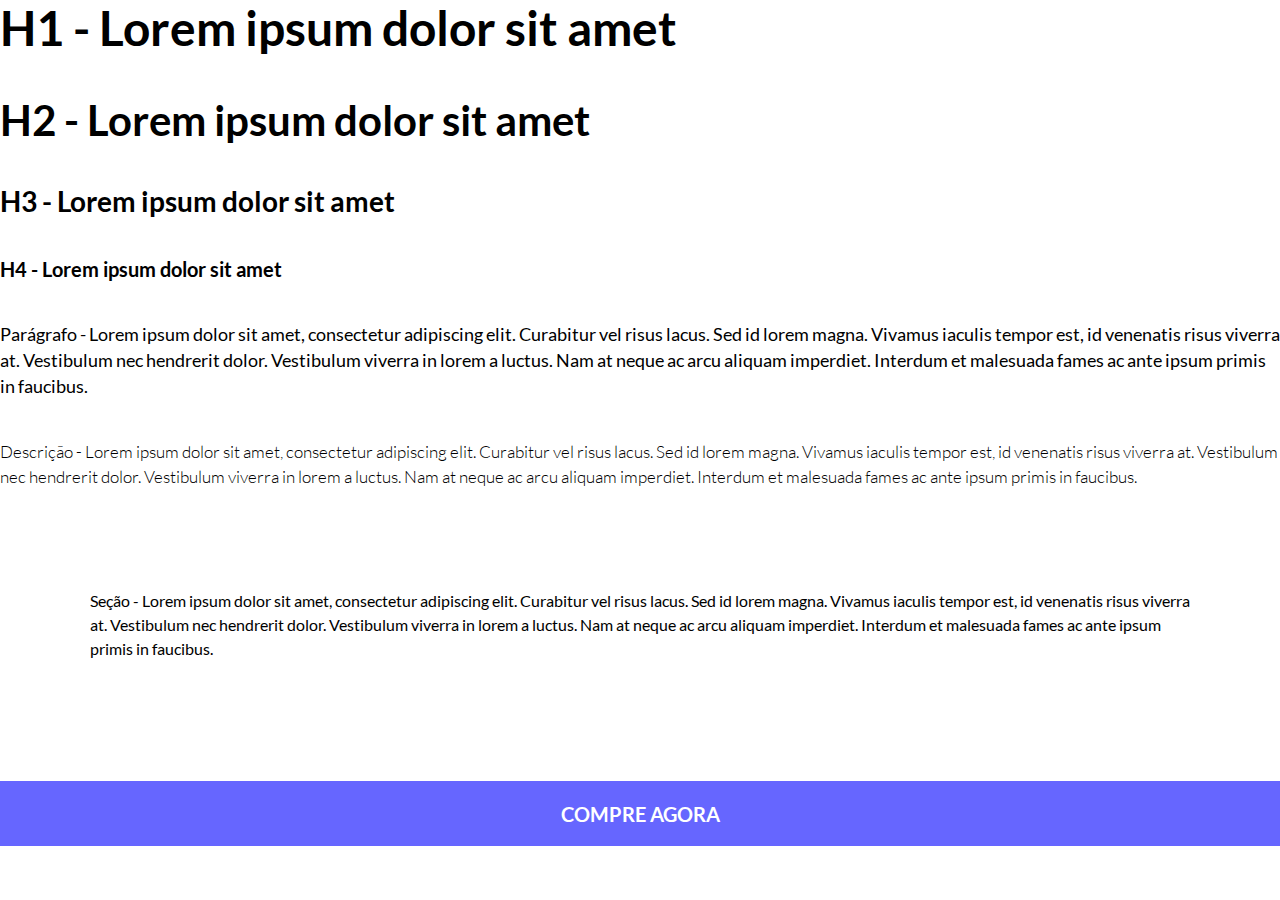
<file: src/como-aliviar-a-colica-do-bebe/typography.html>
<!doctype html>
<html lang="en">
    <head>
        <meta charset="UTF-8">
        <meta name="viewport" content="width=device-width, user-scalable=no, initial-scale=1.0, maximum-scale=1.0, minimum-scale=1.0">
        <meta http-equiv="X-UA-Compatible" content="ie=edge">
        <link rel="stylesheet" href="asset/css/style.css">
        <title>Tipografia</title>
    </head>
    <body class="font-lato flex flex-col gap-10">

        <!-- Títulos -->
        <h1 class="font-bold text-[26px] leading-[33px] sm:text-[30px] sm:leading-[37px] md:text-[34px] md:leading-[41px] lg:text-[38px] lg:leading-[45px] xl:text-[48px] xl:leading-[55px]">H1 - Lorem ipsum dolor sit amet</h1>
        <h2 class="font-bold text-[24px] leading-[30px] sm:text-[28px] sm:leading-[34px] md:text-[32px] md:leading-[38px] lg:text-[36px] lg:leading-[42px] xl:text-[42px] xl:leading-[50px]">H2 - Lorem ipsum dolor sit amet</h2>
        <h3 class="font-bold text-[18px] leading-[22px] sm:text-[20px] sm:leading-[24px] md:text-[22px] md:leading-[26px] lg:text-[24px] lg:leading-[28px] xl:text-[28px] xl:leading-[32px]">H3 - Lorem ipsum dolor sit amet</h3>
        <h4 class="font-bold text-[16px] leading-[20px] sm:text-[16px] sm:leading-[20px] md:text-[17px] md:leading-[21px] lg:text-[18px] lg:leading-[22px] xl:text-[20px] xl:leading-[24px]">H4 - Lorem ipsum dolor sit amet</h4>


        <!-- Parágrafo -->
        <p class="font-normal text-[16px] leading-[24px] md:text-[17px] md:leading-[25px] lg:text-[18px] lg:leading-[26px]">
            Parágrafo - Lorem ipsum dolor sit amet, consectetur adipiscing elit. Curabitur vel risus lacus. Sed id lorem magna. Vivamus iaculis tempor est, id venenatis risus viverra at. Vestibulum nec hendrerit dolor. Vestibulum viverra in lorem a luctus. Nam at neque ac arcu aliquam imperdiet. Interdum et malesuada fames ac ante ipsum primis in faucibus.
        </p>


        <!-- Descrição -->
        <p class="font-light text-[16px] leading-[24px] md:text-[16px] md:leading-[24px] lg:text-[17px] lg:leading-[25px]">
            Descrição - Lorem ipsum dolor sit amet, consectetur adipiscing elit. Curabitur vel risus lacus. Sed id lorem magna. Vivamus iaculis tempor est, id venenatis risus viverra at. Vestibulum nec hendrerit dolor. Vestibulum viverra in lorem a luctus. Nam at neque ac arcu aliquam imperdiet. Interdum et malesuada fames ac ante ipsum primis in faucibus.
        </p>

        <!-- Bloco de seção-->
        <section class="relative bg-gray-300 py-[20px] md:py-[30px] xl:py-[40px]">

            <div class="relative container max-w-screen-xl p-[20px]">
                Seção - Lorem ipsum dolor sit amet, consectetur adipiscing elit. Curabitur vel risus lacus. Sed id lorem magna. Vivamus iaculis tempor est, id venenatis risus viverra at. Vestibulum nec hendrerit dolor. Vestibulum viverra in lorem a luctus. Nam at neque ac arcu aliquam imperdiet. Interdum et malesuada fames ac ante ipsum primis in faucibus.
            </div>
            
        </section>

        <a class="relative bg-color01 text-color06 font-bold text-[16px] leading-[20px] sm:text-[16px] sm:leading-[20px] md:text-[17px] md:leading-[21px] lg:text-[18px] lg:leading-[22px] xl:text-[20px] xl:leading-[24px] mt-5 flex flex-row flex-nowrap justify-center items-center w-full h-[65px]" href="https://pay.hotmart.com/V71583221S">COMPRE AGORA</a>


    </body>
</html>
</file>
<file: src/como-aliviar-a-colica-do-bebe/asset/css/style.css>
/*! tailwindcss v3.0.24 | MIT License | https://tailwindcss.com*/*,:after,:before{box-sizing:border-box;border:0 solid}:after,:before{--tw-content:""}html{line-height:1.5;-webkit-text-size-adjust:100%;-moz-tab-size:4;-o-tab-size:4;tab-size:4;font-family:ui-sans-serif,system-ui,-apple-system,BlinkMacSystemFont,Segoe UI,Roboto,Helvetica Neue,Arial,Noto Sans,sans-serif,Apple Color Emoji,Segoe UI Emoji,Segoe UI Symbol,Noto Color Emoji}body{margin:0;line-height:inherit}hr{height:0;color:inherit;border-top-width:1px}abbr:where([title]){-webkit-text-decoration:underline dotted;text-decoration:underline dotted}h1,h2,h3,h4,h5,h6{font-size:inherit;font-weight:inherit}a{color:inherit;text-decoration:inherit}b,strong{font-weight:bolder}code,kbd,pre,samp{font-family:ui-monospace,SFMono-Regular,Menlo,Monaco,Consolas,Liberation Mono,Courier New,monospace;font-size:1em}small{font-size:80%}sub,sup{font-size:75%;line-height:0;position:relative;vertical-align:initial}sub{bottom:-.25em}sup{top:-.5em}table{text-indent:0;border-color:inherit;border-collapse:collapse}button,input,optgroup,select,textarea{font-family:inherit;font-size:100%;line-height:inherit;color:inherit;margin:0;padding:0}button,select{text-transform:none}[type=button],[type=reset],[type=submit],button{-webkit-appearance:button;background-color:initial;background-image:none}:-moz-focusring{outline:auto}:-moz-ui-invalid{box-shadow:none}progress{vertical-align:initial}::-webkit-inner-spin-button,::-webkit-outer-spin-button{height:auto}[type=search]{-webkit-appearance:textfield;outline-offset:-2px}::-webkit-search-decoration{-webkit-appearance:none}::-webkit-file-upload-button{-webkit-appearance:button;font:inherit}summary{display:list-item}blockquote,dd,dl,figure,h1,h2,h3,h4,h5,h6,hr,p,pre{margin:0}fieldset{margin:0}fieldset,legend{padding:0}menu,ol,ul{list-style:none;margin:0;padding:0}textarea{resize:vertical}input::-moz-placeholder,textarea::-moz-placeholder{opacity:1;color:#9ca3af}input:-ms-input-placeholder,textarea:-ms-input-placeholder{opacity:1;color:#9ca3af}input::placeholder,textarea::placeholder{opacity:1;color:#9ca3af}[role=button],button{cursor:pointer}:disabled{cursor:default}audio,canvas,embed,iframe,img,object,svg,video{display:block;vertical-align:middle}img,video{max-width:100%;height:auto}[hidden]{display:none}@font-face{font-family:lato;src:local("lato"),url(../fonts/Lato-Light.ttf);font-weight:300;font-display:swap}@font-face{font-family:lato;src:local("lato"),url(../fonts/Lato-Regular.ttf);font-weight:400;font-display:swap}@font-face{font-family:lato;src:local("lato"),url(../fonts/Lato-Bold.ttf);font-weight:700;font-display:swap}*,:after,:before{--tw-translate-x:0;--tw-translate-y:0;--tw-rotate:0;--tw-skew-x:0;--tw-skew-y:0;--tw-scale-x:1;--tw-scale-y:1;--tw-pan-x: ;--tw-pan-y: ;--tw-pinch-zoom: ;--tw-scroll-snap-strictness:proximity;--tw-ordinal: ;--tw-slashed-zero: ;--tw-numeric-figure: ;--tw-numeric-spacing: ;--tw-numeric-fraction: ;--tw-ring-inset: ;--tw-ring-offset-width:0px;--tw-ring-offset-color:#fff;--tw-ring-color:#3b82f680;--tw-ring-offset-shadow:0 0 #0000;--tw-ring-shadow:0 0 #0000;--tw-shadow:0 0 #0000;--tw-shadow-colored:0 0 #0000;--tw-blur: ;--tw-brightness: ;--tw-contrast: ;--tw-grayscale: ;--tw-hue-rotate: ;--tw-invert: ;--tw-saturate: ;--tw-sepia: ;--tw-drop-shadow: ;--tw-backdrop-blur: ;--tw-backdrop-brightness: ;--tw-backdrop-contrast: ;--tw-backdrop-grayscale: ;--tw-backdrop-hue-rotate: ;--tw-backdrop-invert: ;--tw-backdrop-opacity: ;--tw-backdrop-saturate: ;--tw-backdrop-sepia: }.container{width:100%;margin-right:auto;margin-left:auto}@media (min-width:640px){.container{max-width:640px}}@media (min-width:768px){.container{max-width:768px}}@media (min-width:1024px){.container{max-width:1024px}}@media (min-width:1140px){.container{max-width:1140px}}@media (min-width:1536px){.container{max-width:1536px}}.theme-title-01{font-family:lato;font-size:26px;font-weight:700;line-height:33px}@media (min-width:640px){.theme-title-01{font-size:30px;line-height:37px}}@media (min-width:768px){.theme-title-01{font-size:34px;line-height:41px}}@media (min-width:1024px){.theme-title-01{font-size:38px;line-height:45px}}@media (min-width:1140px){.theme-title-01{font-size:48px;line-height:55px}}.theme-title-02{font-family:lato;font-size:24px;font-weight:700;line-height:30px}@media (min-width:640px){.theme-title-02{font-size:28px;line-height:34px}}@media (min-width:768px){.theme-title-02{font-size:32px;line-height:38px}}@media (min-width:1024px){.theme-title-02{font-size:36px;line-height:42px}}@media (min-width:1140px){.theme-title-02{font-size:42px;line-height:50px}}.theme-title-03{font-family:lato;font-size:18px;font-weight:700;line-height:22px}@media (min-width:640px){.theme-title-03{font-size:20px;line-height:24px}}@media (min-width:768px){.theme-title-03{font-size:22px;line-height:26px}}@media (min-width:1024px){.theme-title-03{font-size:24px;line-height:28px}}@media (min-width:1140px){.theme-title-03{font-size:28px;line-height:32px}}.theme-title-04{font-family:lato;font-size:16px;font-weight:700;line-height:20px}@media (min-width:640px){.theme-title-04{font-size:16px;line-height:20px}}@media (min-width:768px){.theme-title-04{font-size:17px;line-height:21px}}@media (min-width:1024px){.theme-title-04{font-size:18px;line-height:22px}}@media (min-width:1140px){.theme-title-04{font-size:20px;line-height:24px}}.theme-text-01{font-family:lato;font-size:16px;font-weight:400;line-height:24px}@media (min-width:768px){.theme-text-01{font-size:17px;line-height:25px}}@media (min-width:1024px){.theme-text-01{font-size:18px;line-height:26px}}.theme-text-02{font-family:lato;font-size:16px;font-weight:300;line-height:24px}@media (min-width:768px){.theme-text-02{font-size:16px;line-height:24px}}@media (min-width:1024px){.theme-text-02{font-size:17px;line-height:25px}}.theme-section{padding:30px 20px}@media (min-width:768px){.theme-section{padding:40px}}@media (min-width:1140px){.theme-section{padding:70px 0}}.theme-btn-01{position:relative;display:flex;height:40px;width:-webkit-fit-content;width:-moz-fit-content;width:fit-content;min-width:180px;flex-direction:row;flex-wrap:nowrap;align-items:center;justify-content:center;border-radius:5px;font-family:lato;font-size:18px;font-weight:700;line-height:26px}.theme-btn-01 svg{margin-right:7px}.relative{position:relative}.order-2{order:2}.order-1{order:1}.col-span-2{grid-column:span 2/span 2}.my-5{margin-top:1.25rem;margin-bottom:1.25rem}.mx-auto{margin-left:auto;margin-right:auto}.my-4{margin-top:1rem;margin-bottom:1rem}.mb-\[50px\]{margin-bottom:50px}.mt-0{margin-top:0}.mt-2{margin-top:.5rem}.mt-\[30px\]{margin-top:30px}.mb-4{margin-bottom:1rem}.mt-\[50px\]{margin-top:50px}.mt-4{margin-top:1rem}.mt-\[60px\]{margin-top:60px}.mr-4{margin-right:1rem}.mt-10{margin-top:2.5rem}.mt-20{margin-top:5rem}.mt-3{margin-top:.75rem}.mt-6{margin-top:1.5rem}.mb-10{margin-bottom:2.5rem}.mt-1{margin-top:.25rem}.mt-5{margin-top:1.25rem}.box-border{box-sizing:border-box}.block{display:block}.flex{display:flex}.grid{display:grid}.hidden{display:none}.aspect-square{aspect-ratio:1/1}.aspect-video{aspect-ratio:16/9}.h-auto{height:auto}.h-\[50px\]{height:50px}.h-\[190px\]{height:190px}.h-\[65px\]{height:65px}.h-\[100px\]{height:100px}.min-h-\[180px\]{min-height:180px}.min-h-\[300px\]{min-height:300px}.w-full{width:100%}.w-\[50px\]{width:50px}.w-\[190px\]{width:190px}.max-w-screen-xl{max-width:1140px}.max-w-\[660px\]{max-width:660px}.max-w-\[900px\]{max-width:900px}.max-w-\[400px\]{max-width:400px}.max-w-\[150px\]{max-width:150px}.flex-shrink-0{flex-shrink:0}.grid-cols-2{grid-template-columns:repeat(2,minmax(0,1fr))}.grid-cols-1{grid-template-columns:repeat(1,minmax(0,1fr))}.flex-row{flex-direction:row}.flex-col{flex-direction:column}.flex-nowrap{flex-wrap:nowrap}.items-start{align-items:flex-start}.items-center{align-items:center}.justify-start{justify-content:flex-start}.justify-center{justify-content:center}.justify-between{justify-content:space-between}.gap-3{gap:.75rem}.gap-4{gap:1rem}.gap-10{gap:2.5rem}.gap-8{gap:2rem}.gap-6{gap:1.5rem}.gap-5{gap:1.25rem}.rounded-full{border-radius:9999px}.border-b-\[10px\]{border-bottom-width:10px}.border-color02{--tw-border-opacity:1;border-color:rgb(255 51 153/var(--tw-border-opacity))}.bg-color01{--tw-bg-opacity:1;background-color:rgb(102 102 255/var(--tw-bg-opacity))}.bg-color06{--tw-bg-opacity:1;background-color:rgb(255 255 255/var(--tw-bg-opacity))}.bg-color03{--tw-bg-opacity:1;background-color:rgb(52 52 52/var(--tw-bg-opacity))}.bg-color04{--tw-bg-opacity:1;background-color:rgb(244 244 244/var(--tw-bg-opacity))}.bg-color02{--tw-bg-opacity:1;background-color:rgb(255 51 153/var(--tw-bg-opacity))}.bg-\[url\(\'\.\.\/img\/beneficios-da-shantala\.webp\'\)\]{background-image:url(../img/beneficios-da-shantala.webp)}.bg-\[url\(\'\.\.\/img\/ju-pamplona\.webp\'\)\]{background-image:url(../img/ju-pamplona.webp)}.bg-\[url\(\'\.\.\/img\/gisele\.webp\'\)\]{background-image:url(../img/gisele.webp)}.bg-\[url\(\'\.\.\/img\/raquel\.webp\'\)\]{background-image:url(../img/raquel.webp)}.bg-\[url\(\'\.\.\/img\/lp-profile\.webp\'\)\]{background-image:url(../img/lp-profile.webp)}.bg-\[url\(\'\.\.\/img\/profile-4-4\.webp\'\)\]{background-image:url(../img/profile-4-4.webp)}.bg-cover{background-size:cover}.bg-top{background-position:top}.bg-no-repeat{background-repeat:no-repeat}.p-10{padding:2.5rem}.p-\[20px\]{padding:20px}.p-12{padding:3rem}.p-5{padding:1.25rem}.px-\[20px\]{padding-left:20px;padding-right:20px}.py-\[30px\]{padding-top:30px;padding-bottom:30px}.py-\[20px\]{padding-bottom:20px}.pt-\[20px\],.py-\[20px\]{padding-top:20px}.text-center{text-align:center}.text-right{text-align:right}.font-lato{font-family:lato}.text-\[24px\]{font-size:24px}.text-\[26px\]{font-size:26px}.text-\[18px\]{font-size:18px}.text-\[16px\]{font-size:16px}.font-bold{font-weight:700}.font-normal{font-weight:400}.font-light{font-weight:300}.uppercase{text-transform:uppercase}.leading-\[30px\]{line-height:30px}.leading-\[33px\]{line-height:33px}.leading-\[22px\]{line-height:22px}.leading-\[20px\]{line-height:20px}.leading-\[24px\]{line-height:24px}.text-color04{--tw-text-opacity:1;color:rgb(244 244 244/var(--tw-text-opacity))}.text-color02{--tw-text-opacity:1;color:rgb(255 51 153/var(--tw-text-opacity))}.text-color01{--tw-text-opacity:1;color:rgb(102 102 255/var(--tw-text-opacity))}.text-color03{--tw-text-opacity:1;color:rgb(52 52 52/var(--tw-text-opacity))}.text-color06{--tw-text-opacity:1;color:rgb(255 255 255/var(--tw-text-opacity))}.underline{-webkit-text-decoration-line:underline;text-decoration-line:underline}@media (min-width:640px){.sm\:text-\[28px\]{font-size:28px}.sm\:text-\[30px\]{font-size:30px}.sm\:text-\[20px\]{font-size:20px}.sm\:text-\[16px\]{font-size:16px}.sm\:leading-\[34px\]{line-height:34px}.sm\:leading-\[37px\]{line-height:37px}.sm\:leading-\[24px\]{line-height:24px}.sm\:leading-\[20px\]{line-height:20px}}@media (min-width:768px){.md\:col-span-4{grid-column:span 4/span 4}.md\:col-span-2{grid-column:span 2/span 2}.md\:mt-16{margin-top:4rem}.md\:flex{display:flex}.md\:min-h-\[450px\]{min-height:450px}.md\:w-\[250px\]{width:250px}.md\:max-w-\[375px\]{max-width:375px}.md\:shrink-0{flex-shrink:0}.md\:grid-cols-4{grid-template-columns:repeat(4,minmax(0,1fr))}.md\:grid-cols-2{grid-template-columns:repeat(2,minmax(0,1fr))}.md\:flex-row{flex-direction:row}.md\:flex-nowrap{flex-wrap:nowrap}.md\:gap-4{gap:1rem}.md\:p-4{padding:1rem}.md\:p-0{padding:0}.md\:py-\[30px\]{padding-top:30px;padding-bottom:30px}.md\:pl-7{padding-left:1.75rem}.md\:text-\[32px\]{font-size:32px}.md\:text-\[34px\]{font-size:34px}.md\:text-\[22px\]{font-size:22px}.md\:text-\[17px\]{font-size:17px}.md\:text-\[16px\]{font-size:16px}.md\:leading-\[38px\]{line-height:38px}.md\:leading-\[41px\]{line-height:41px}.md\:leading-\[26px\]{line-height:26px}.md\:leading-\[21px\]{line-height:21px}.md\:leading-\[25px\]{line-height:25px}.md\:leading-\[24px\]{line-height:24px}}@media (min-width:1024px){.lg\:order-1{order:1}.lg\:order-2{order:2}.lg\:col-span-2{grid-column:span 2/span 2}.lg\:col-span-1{grid-column:span 1/span 1}.lg\:my-0{margin-top:0;margin-bottom:0}.lg\:mt-5{margin-top:1.25rem}.lg\:mt-\[30px\]{margin-top:30px}.lg\:mt-20{margin-top:5rem}.lg\:mt-16{margin-top:4rem}.lg\:flex{display:flex}.lg\:hidden{display:none}.lg\:h-\[185px\]{height:185px}.lg\:min-h-\[380px\]{min-height:380px}.lg\:min-h-\[500px\]{min-height:500px}.lg\:min-h-\[400px\]{min-height:400px}.lg\:w-1\/2{width:50%}.lg\:w-\[450px\]{width:450px}.lg\:max-w-\[450px\]{max-width:450px}.lg\:max-w-\[470px\]{max-width:470px}.lg\:max-w-none{max-width:none}.lg\:grid-cols-2{grid-template-columns:repeat(2,minmax(0,1fr))}.lg\:grid-cols-4{grid-template-columns:repeat(4,minmax(0,1fr))}.lg\:grid-cols-3{grid-template-columns:repeat(3,minmax(0,1fr))}.lg\:flex-row{flex-direction:row}.lg\:flex-nowrap{flex-wrap:nowrap}.lg\:items-center{align-items:center}.lg\:justify-start{justify-content:flex-start}.lg\:justify-end{justify-content:flex-end}.lg\:gap-4{gap:1rem}.lg\:gap-10{gap:2.5rem}.lg\:p-0{padding:0}.lg\:px-10{padding-left:2.5rem;padding-right:2.5rem}.lg\:pl-11{padding-left:2.75rem}.lg\:text-\[36px\]{font-size:36px}.lg\:text-\[38px\]{font-size:38px}.lg\:text-\[24px\]{font-size:24px}.lg\:text-\[18px\]{font-size:18px}.lg\:text-\[17px\]{font-size:17px}.lg\:leading-\[42px\]{line-height:42px}.lg\:leading-\[45px\]{line-height:45px}.lg\:leading-\[28px\]{line-height:28px}.lg\:leading-\[22px\]{line-height:22px}.lg\:leading-\[26px\]{line-height:26px}.lg\:leading-\[25px\]{line-height:25px}}@media (min-width:1140px){.xl\:mt-\[60px\]{margin-top:60px}.xl\:min-h-\[850px\]{min-height:850px}.xl\:w-\[640px\]{width:640px}.xl\:w-\[500px\]{width:500px}.xl\:max-w-\[430px\]{max-width:430px}.xl\:flex-shrink-0{flex-shrink:0}.xl\:p-0{padding:0}.xl\:py-\[40px\]{padding-top:40px;padding-bottom:40px}.xl\:pl-\[50px\]{padding-left:50px}.xl\:text-\[42px\]{font-size:42px}.xl\:text-\[48px\]{font-size:48px}.xl\:text-\[28px\]{font-size:28px}.xl\:text-\[20px\]{font-size:20px}.xl\:leading-\[50px\]{line-height:50px}.xl\:leading-\[55px\]{line-height:55px}.xl\:leading-\[32px\]{line-height:32px}.xl\:leading-\[24px\]{line-height:24px}}@media (min-width:1536px){.\32xl\:min-h-\[600px\]{min-height:600px}}
</file>
